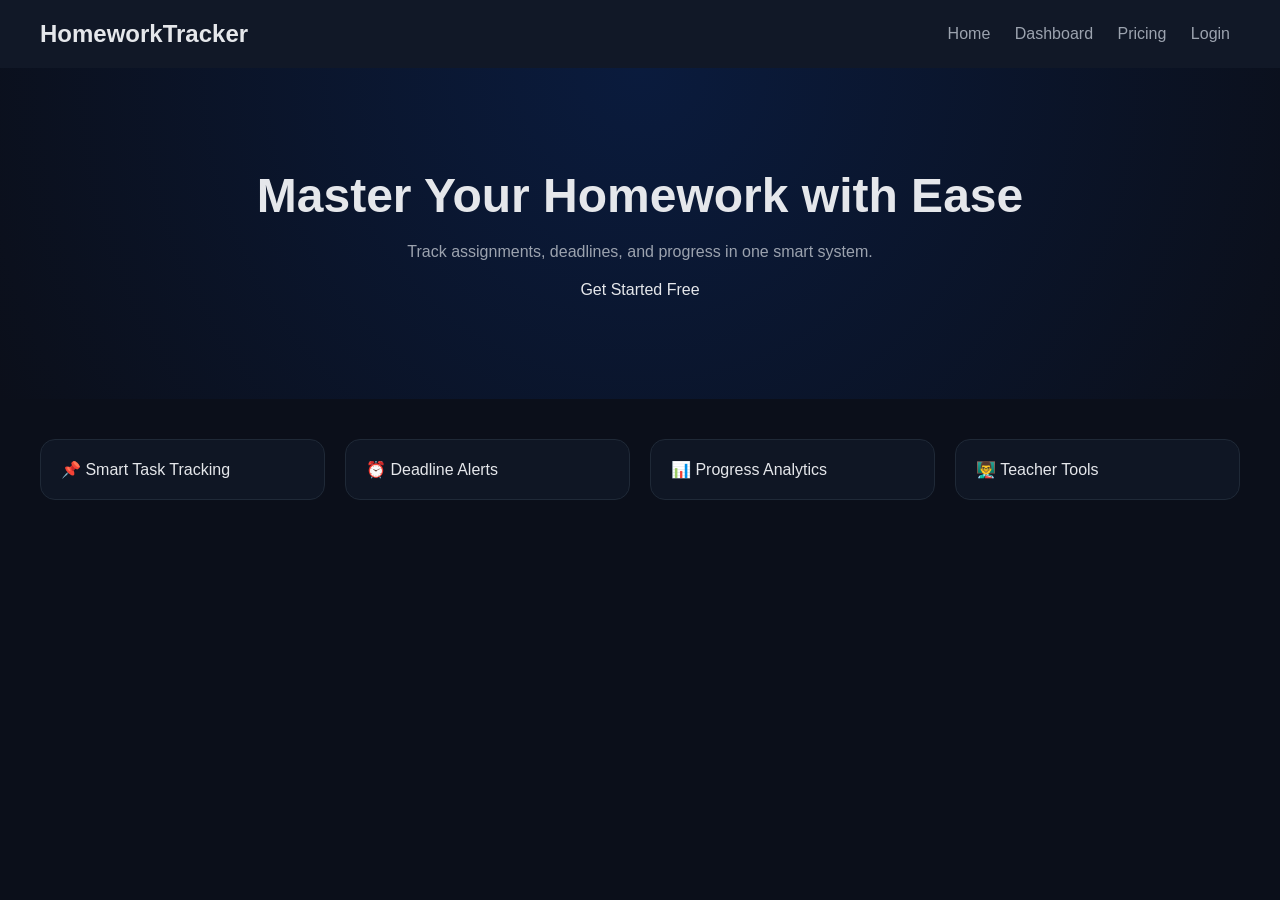
<file: index.html>
<!DOCTYPE html>
<html>
<head>
  <title>Homework Tracker Pro</title>
  <link rel="stylesheet" href="style.css">
</head>
<body>

<div class="navbar">
  <h2>HomeworkTracker</h2>
  <div>
    <a href="index.html">Home</a>
    <a href="dashboard.html">Dashboard</a>
    <a href="pricing.html">Pricing</a>
    <a href="login.html">Login</a>
  </div>
</div>

<div class="hero">
  <h1>Master Your Homework with Ease</h1>
  <p>Track assignments, deadlines, and progress in one smart system.</p
  <button class="btn">Get Started Free</button>
</div>

<div class="grid">
  <div class="card">📌 Smart Task Tracking</div>
  <div class="card">⏰ Deadline Alerts</div>
  <div class="card">📊 Progress Analytics</div>
  <div class="card">👨‍🏫 Teacher Tools</div>
</div>

</body>
</html>
</file>
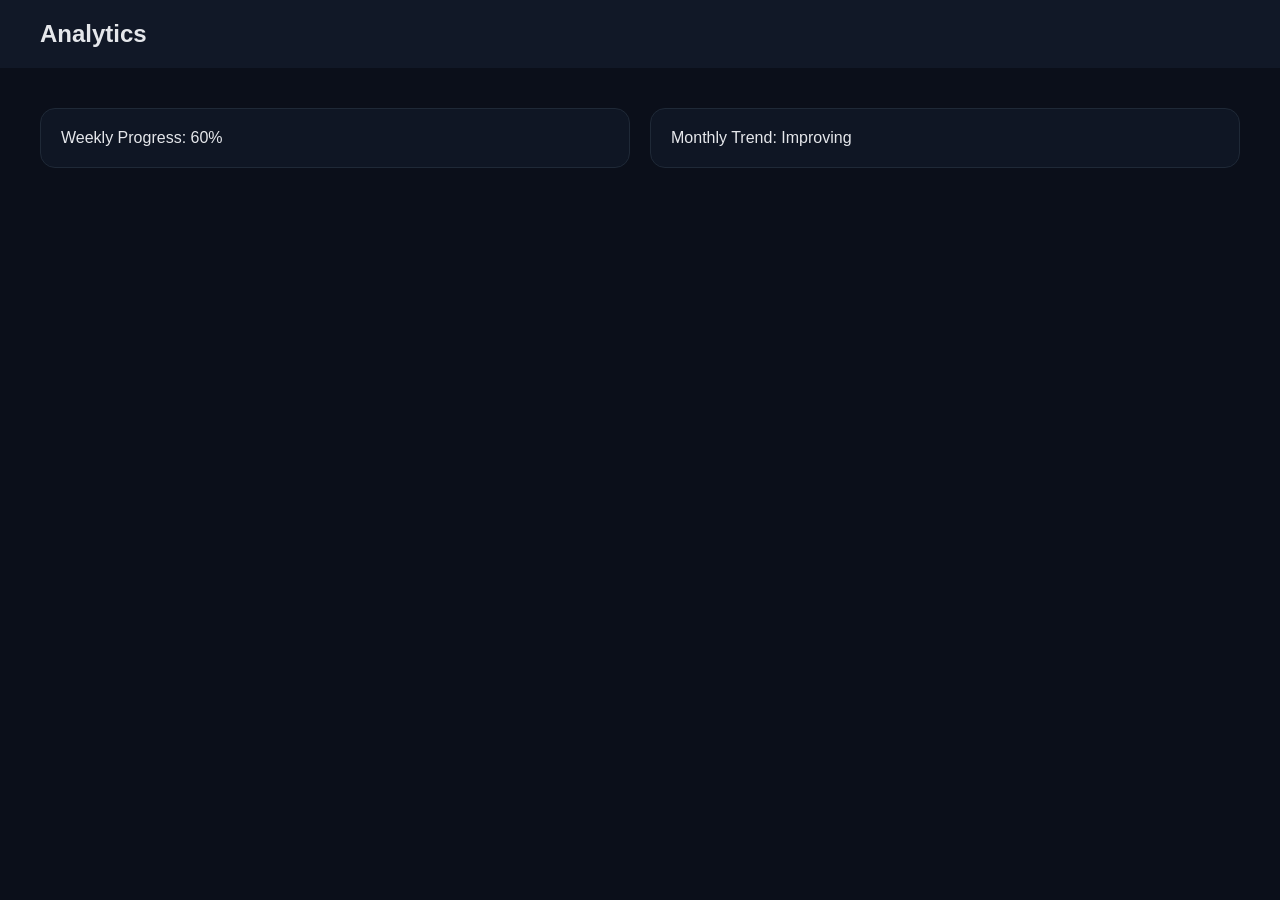
<file: analitycs.html>
<!DOCTYPE html>
<html>
<head>
  <title>Analytics</title>
  <link rel="stylesheet" href="style.css">
</head>
<body>

<div class="navbar"><h2>Analytics</h2></div>

<div class="grid">
  <div class="card">Weekly Progress: 60%</div>
  <div class="card">Monthly Trend: Improving</div>
</div>

</body>
</html>
</file>
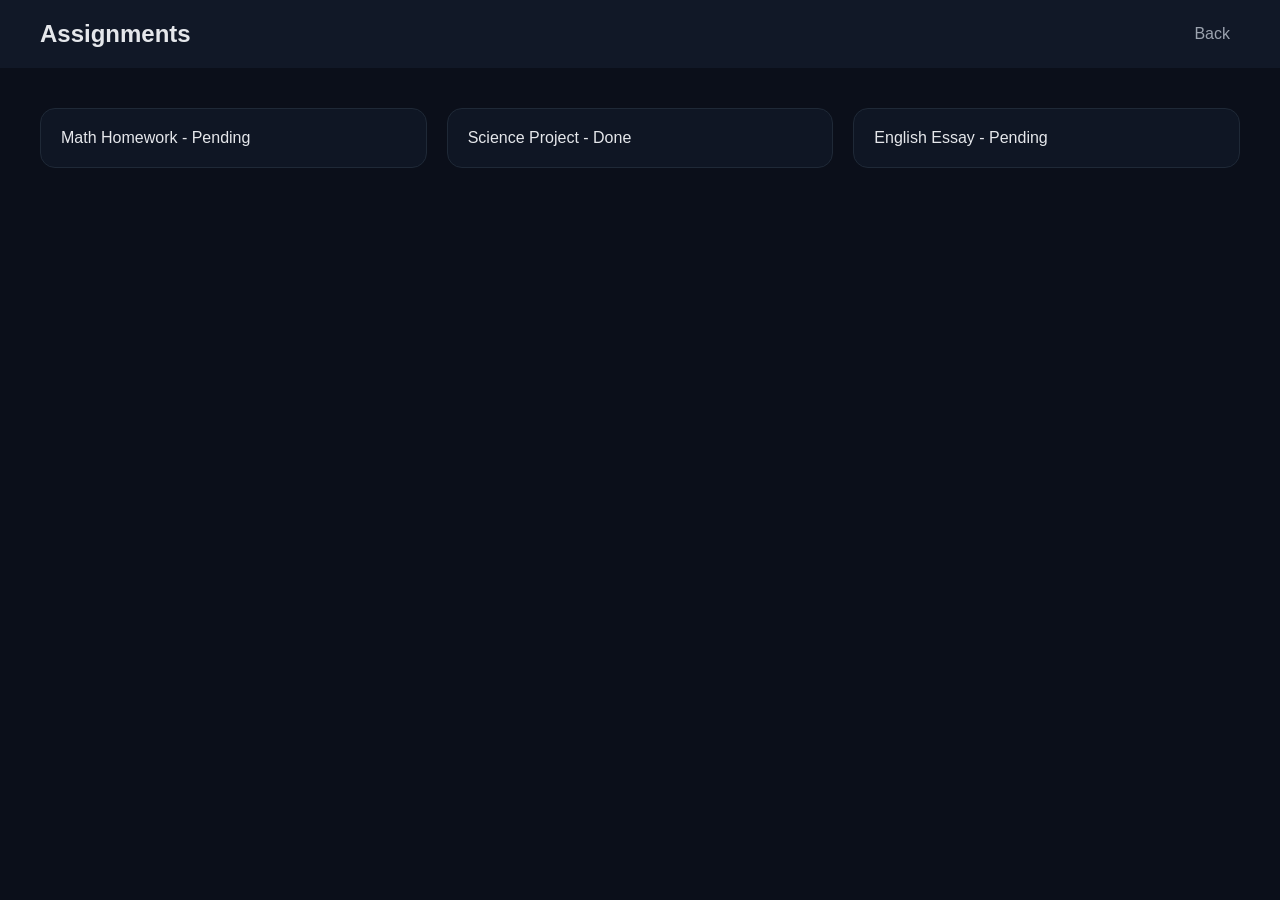
<file: assighment.html>
<!DOCTYPE html>
<html>
<head>
  <title>Assignments</title>
  <link rel="stylesheet" href="style.css">
</head>
<body>

<div class="navbar">
  <h2>Assignments</h2>
  <a href="dashboard.html">Back</a>
</div>

<div class="grid">

  <div class="card">Math Homework - Pending</div>
  <div class="card">Science Project - Done</div>
  <div class="card">English Essay - Pending</div>

</div>

</body>
</html>
</file>
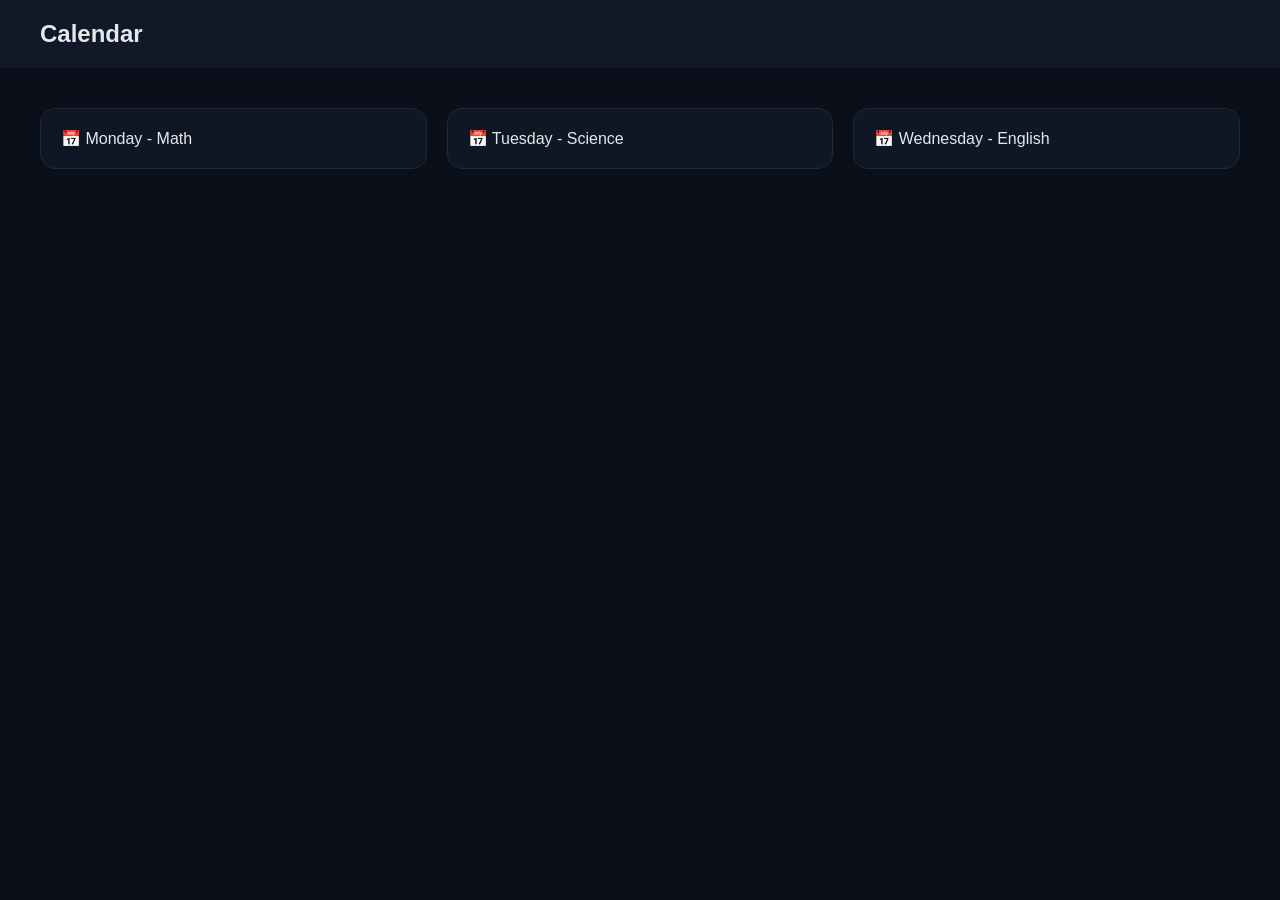
<file: celander.html>
<!DOCTYPE html>
<html>
<head>
  <title>Calendar</title>
  <link rel="stylesheet" href="style.css">
</head>
<body>

<div class="navbar">
  <h2>Calendar</h2>
</div>

<div class="grid">
  <div class="card">📅 Monday - Math</div>
  <div class="card">📅 Tuesday - Science</div>
  <div class="card">📅 Wednesday - English</div>
</div>

</body>
</html>
</file>
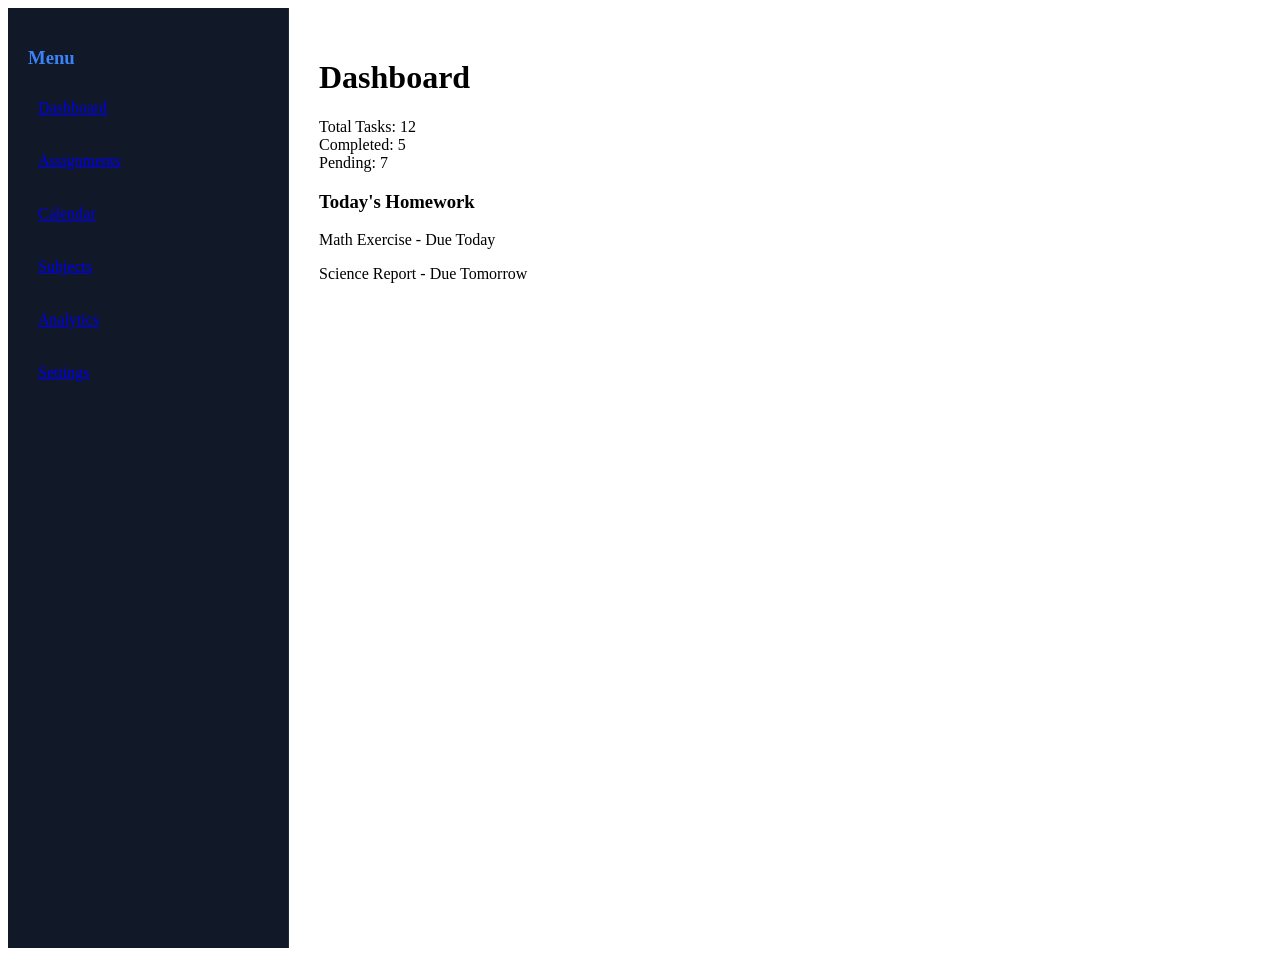
<file: dashboard.html>
<!DOCTYPE html>
<html>
<head>
  <title>Dashboard</title>
  <link rel="stylesheet" href="dashboard.css">
</head>
<body>

<div class="dashboard">

  <div class="sidebar">
    <h3>Menu</h3>
    <a href="dashboard.html">Dashboard</a>
    <a href="assignments.html">Assignments</a>
    <a href="calendar.html">Calendar</a>
    <a href="subjects.html">Subjects</a>
    <a href="analytics.html">Analytics</a>
    <a href="settings.html">Settings</a>
  </div>

  <div class="main">
    <h1>Dashboard</h1>

    <div class="grid">
      <div class="card">Total Tasks: 12</div>
      <div class="card">Completed: 5</div>
      <div class="card">Pending: 7</div>
    </div>

    <div class="card">
      <h3>Today's Homework</h3>
      <p>Math Exercise - Due Today</p>
      <p>Science Report - Due Tomorrow</p>
    </div>

  </div>

</div>

</body>
</html>
</file>
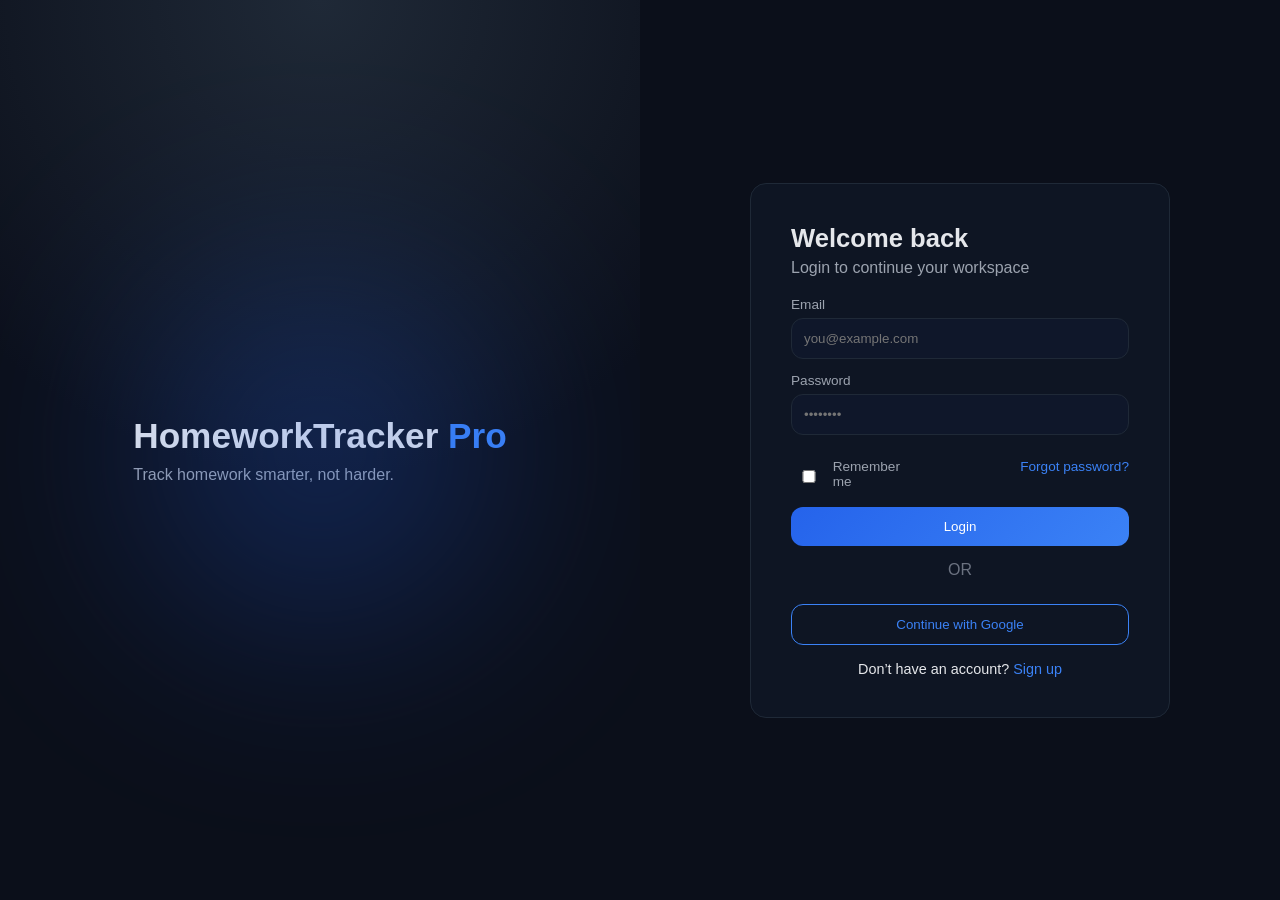
<file: login.html>
<!DOCTYPE html>
<html lang="en">
<head>
  <meta charset="UTF-8" />
  <meta name="viewport" content="width=device-width, initial-scale=1.0"/>
  <title>Login | Homework Tracker Pro</title>
  <link rel="stylesheet" href="login.css"/>
</head>
<body>

<div class="auth-container">

  <!-- LEFT PANEL -->
  <div class="auth-left">
    <div class="brand">
      <h1>HomeworkTracker <span>Pro</span></h1>
      <p>Track homework smarter, not harder.</p>
    </div>
    <div class="glow-orb"></div>
  </div>

  <!-- RIGHT PANEL -->
  <div class="auth-right">
    <div class="auth-card">

      <h2>Welcome back</h2>
      <p class="muted">Login to continue your workspace</p>

      <form>
        <label>Email</label>
        <input type="email" placeholder="you@example.com" required />

        <label>Password</label>
        <div class="password-box">
          <input type="password" placeholder="••••••••" required />
        </div>

        <div class="row">
          <label class="checkbox">
            <input type="checkbox"/> Remember me
          </label>
          <a href="#" class="link">Forgot password?</a>
        </div>

        <button class="btn-primary">Login</button>

        <div class="divider">OR</div>

        <button class="btn-secondary">Continue with Google</button>

        <p class="switch">
          Don’t have an account?
          <a href="signup.html">Sign up</a>
        </p>
      </form>

    </div>
  </div>

</div>

</body>
</html>
</file>
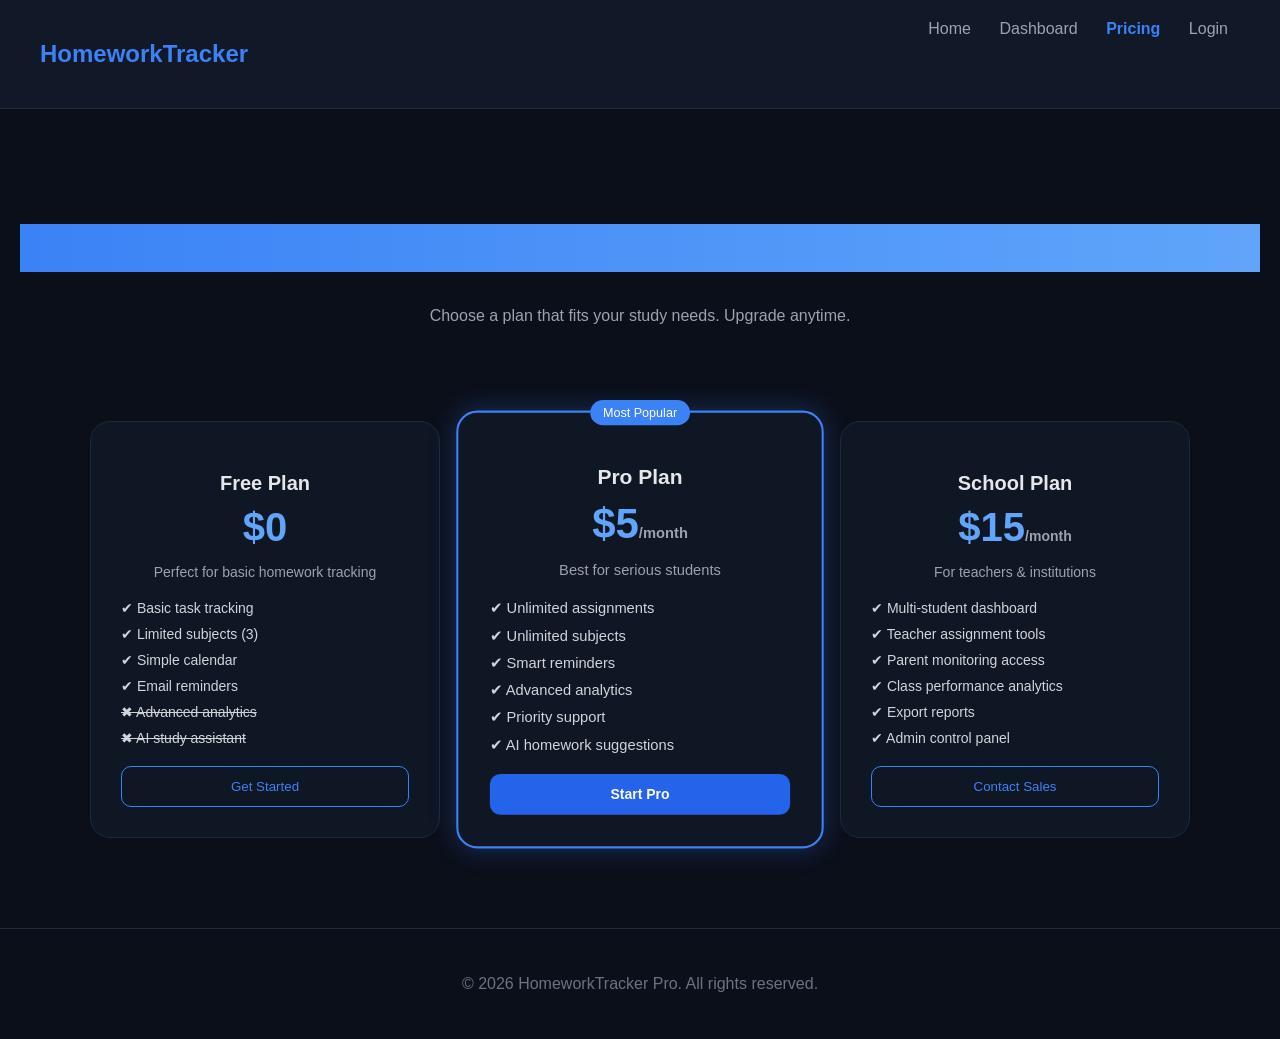
<file: pricing.html>
<!DOCTYPE html>
<html lang="en">
<head>
  <meta charset="UTF-8">
  <title>Pricing - Homework Tracker Pro</title>
  <link rel="stylesheet" href="pricing.css">
</head>
<body>

<!-- NAVBAR -->
<div class="navbar">
  <h2 class="logo">HomeworkTracker</h2>
  <div class="nav-links">
    <a href="index.html">Home</a>
    <a href="dashboard.html">Dashboard</a>
    <a href="pricing.html" class="active">Pricing</a>
    <a href="login.html">Login</a>
  </div>
</div>

<!-- HERO -->
<section class="pricing-hero">
  <h1>Simple Pricing for Everyone</h1>
  <p>Choose a plan that fits your study needs. Upgrade anytime.</p>
</section>

<!-- PRICING CONTAINER -->
<section class="pricing-container">

  <!-- FREE -->
  <div class="price-card">
    <h3>Free Plan</h3>
    <h1>$0</h1>
    <p class="subtitle">Perfect for basic homework tracking</p>

    <ul>
      <li>✔ Basic task tracking</li>
      <li>✔ Limited subjects (3)</li>
      <li>✔ Simple calendar</li>
      <li>✔ Email reminders</li>
      <li class="disabled">✖ Advanced analytics</li>
      <li class="disabled">✖ AI study assistant</li>
    </ul>

    <button class="btn-outline">Get Started</button>
  </div>

  <!-- PRO (FEATURED) -->
  <div class="price-card featured">
    <div class="badge">Most Popular</div>

    <h3>Pro Plan</h3>
    <h1>$5<span>/month</span></h1>
    <p class="subtitle">Best for serious students</p>

    <ul>
      <li>✔ Unlimited assignments</li>
      <li>✔ Unlimited subjects</li>
      <li>✔ Smart reminders</li>
      <li>✔ Advanced analytics</li>
      <li>✔ Priority support</li>
      <li>✔ AI homework suggestions</li>
    </ul>

    <button class="btn-primary">Start Pro</button>
  </div>

  <!-- SCHOOL -->
  <div class="price-card">
    <h3>School Plan</h3>
    <h1>$15<span>/month</span></h1>
    <p class="subtitle">For teachers & institutions</p>

    <ul>
      <li>✔ Multi-student dashboard</li>
      <li>✔ Teacher assignment tools</li>
      <li>✔ Parent monitoring access</li>
      <li>✔ Class performance analytics</li>
      <li>✔ Export reports</li>
      <li>✔ Admin control panel</li>
    </ul>

    <button class="btn-outline">Contact Sales</button>
  </div>

</section>

<!-- FOOTER -->
<footer>
  <p>© 2026 HomeworkTracker Pro. All rights reserved.</p>
</footer>

</body>
</html>
</file>
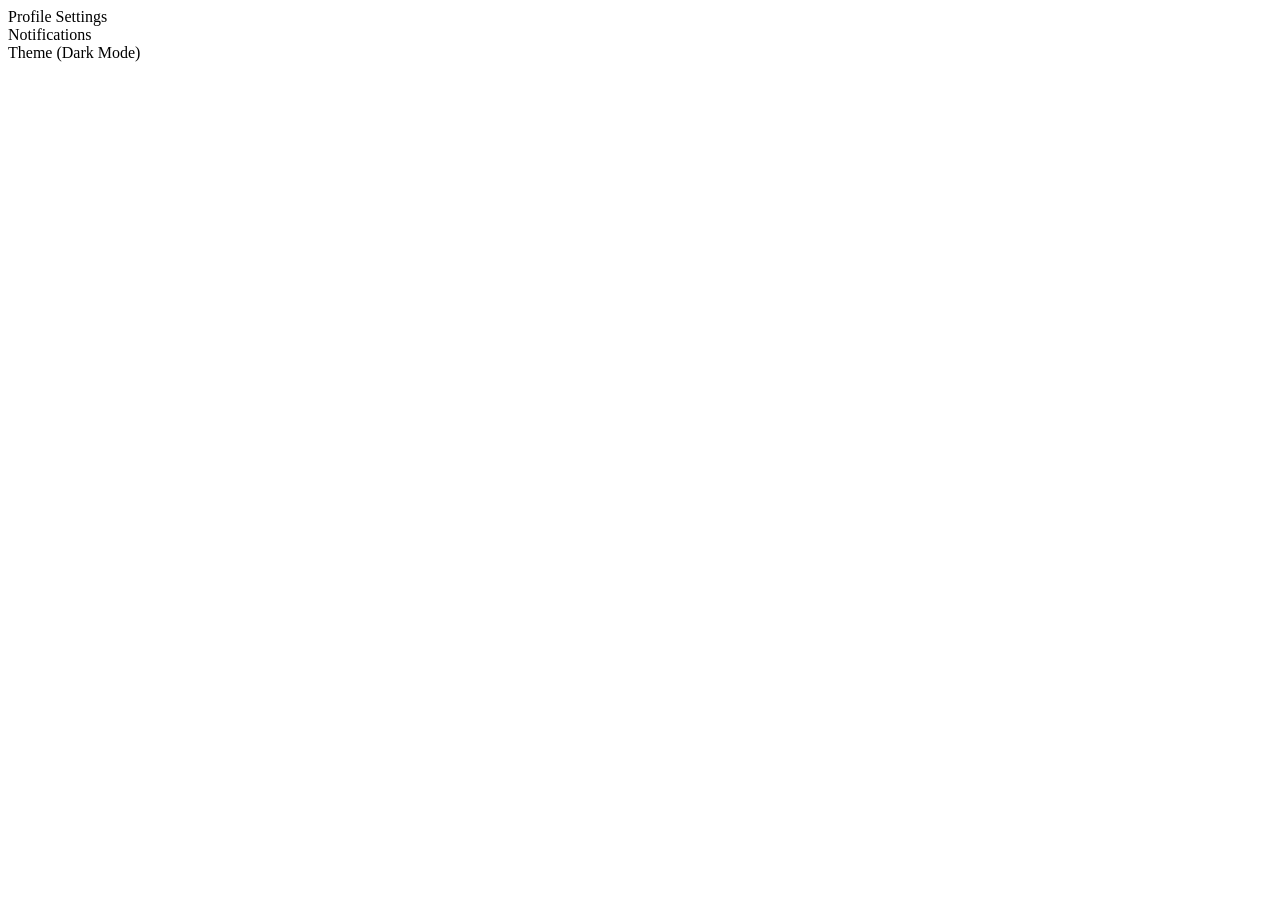
<file: settings.html>
<!DOCTYPE html>
<html>
<head>
  <title>Settings</title>
  <link rel="stylesheet" href="settings.css">
</head>
<body>

<div class="grid">
  <div class="card">Profile Settings</div>
  <div class="card">Notifications</div>
  <div class="card">Theme (Dark Mode)</div>
</div>

</body>
</html>
</file>
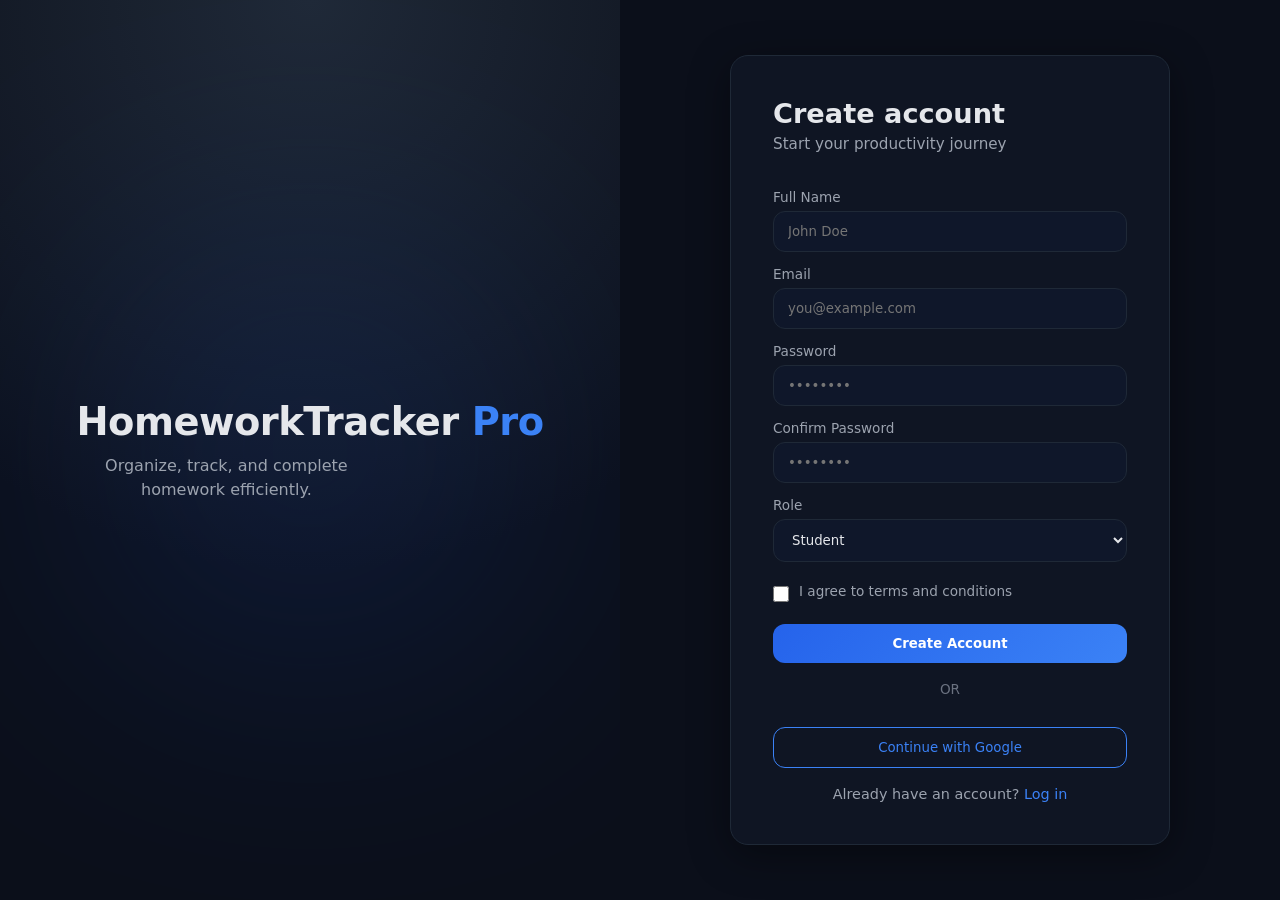
<file: signup.html>
<!DOCTYPE html>
<html lang="en">
<head>
  <meta charset="UTF-8" />
  <meta name="viewport" content="width=device-width, initial-scale=1.0"/>
  <title>Sign Up | Homework Tracker Pro</title>
  <link rel="stylesheet" href="signup.css"/>
</head>
<body>

<div class="auth-container">

  <!-- LEFT PANEL -->
  <div class="auth-left">
    <div class="brand">
      <h1>HomeworkTracker <span>Pro</span></h1>
      <p>Organize, track, and complete homework efficiently.</p>
    </div>
    <div class="glow-orb"></div>
  </div>

  <!-- RIGHT PANEL -->
  <div class="auth-right">
    <div class="auth-card">

      <h2>Create account</h2>
      <p class="muted">Start your productivity journey</p>

      <form>
        <label>Full Name</label>
        <input type="text" placeholder="John Doe" required />

        <label>Email</label>
        <input type="email" placeholder="you@example.com" required />

        <label>Password</label>
        <input type="password" placeholder="••••••••" required />

        <label>Confirm Password</label>
        <input type="password" placeholder="••••••••" required />

        <label>Role</label>
        <select>
          <option>Student</option>
          <option>Teacher</option>
          <option>Parent</option>
        </select>

        <label class="checkbox">
          <input type="checkbox" required/>
          I agree to terms and conditions
        </label>

        <button class="btn-primary">Create Account</button>

        <div class="divider">OR</div>

        <button class="btn-secondary">Continue with Google</button>

        <p class="switch">
          Already have an account?
          <a href="login.html">Log in</a>
        </p>
      </form>

    </div>
  </div>

</div>

</body>
</html>
</file>
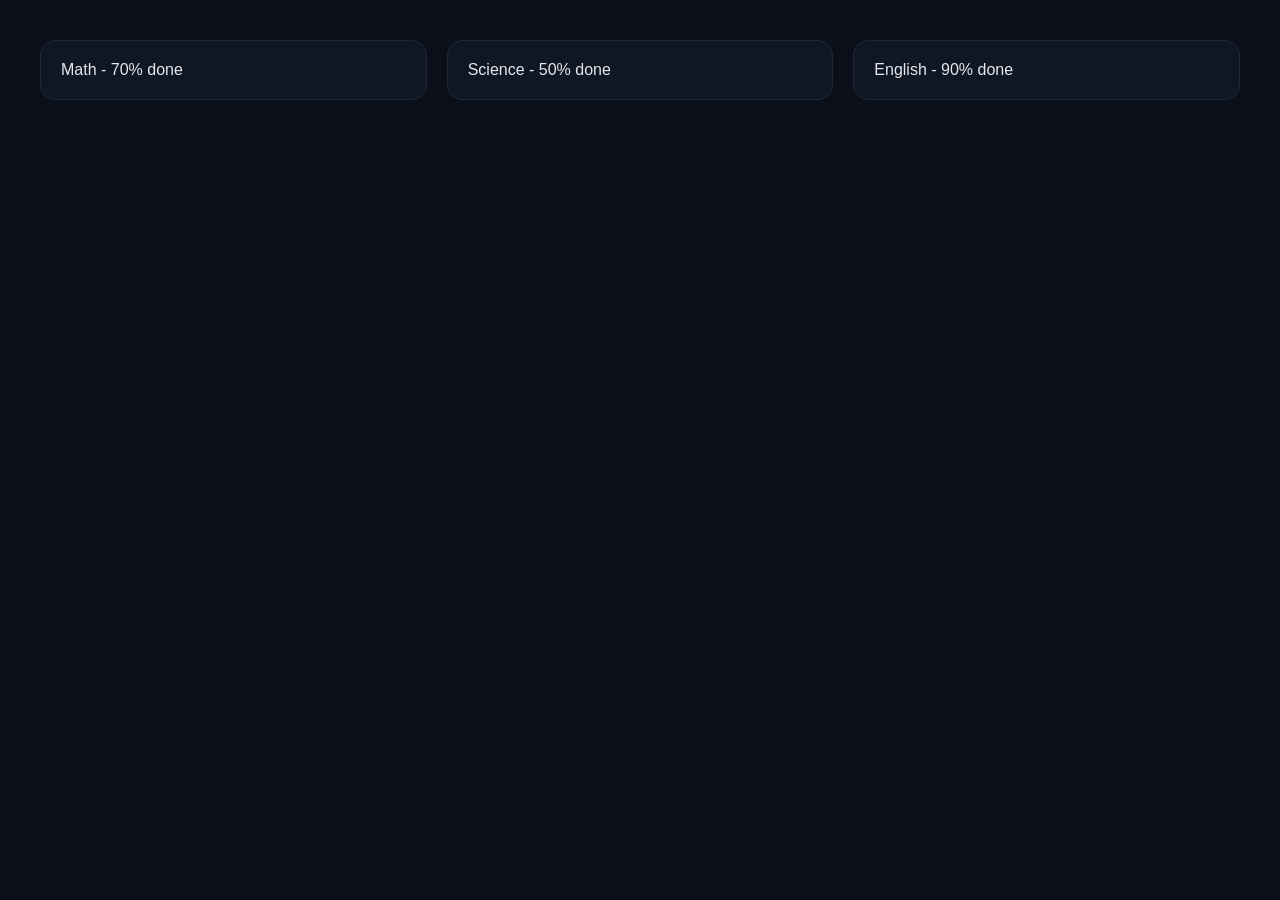
<file: subjects.html>
<!DOCTYPE html>
<html>
<head>
  <title>Subjects</title>
  <link rel="stylesheet" href="style.css">
</head>
<body>

<div class="grid">
  <div class="card">Math - 70% done</div>
  <div class="card">Science - 50% done</div>
  <div class="card">English - 90% done</div>
</div>

</body>
</html>
</file>
<file: style.css>
* {
  margin: 0;
  padding: 0;
  box-sizing: border-box;
  font-family: "Inter", sans-serif;
}

body {
  background: #0b0f1a;
  color: #e5e7eb;
}

/* NAVBAR */
.navbar {
  display: flex;
  justify-content: space-between;
  align-items: center;
  padding: 20px 40px;
  background: #111827;
  position: sticky;
  top: 0;
}

.navbar a {
  color: #9ca3af;
  margin: 0 10px;
  text-decoration: none;
  transition: 0.3s;
}

.navbar a:hover {
  color: #3b82f6;
}

/* BUTTONS */
.btn {
  padding: 10px 18px;
  background: #2563eb;
  border: none;
  color: white;
  border-radius: 10px;
  cursor: pointer;
  transition: 0.3s;
}

.btn:hover {
  background: #3b82f6;
  box-shadow: 0 0 15px #2563eb;
}

/* HERO */
.hero {
  text-align: center;
  padding: 100px 20px;
  background: radial-gradient(circle at top, #0a1b3d, #0b0f1a);
}

.hero h1 {
  font-size: 48px;
}

.hero p {
  margin: 20px 0;
  color: #9ca3af;
}

/* CARDS */
.grid {
  display: grid;
  grid-template-columns: repeat(auto-fit, minmax(250px, 1fr));
  gap: 20px;
  padding: 40px;
}

.card {
  background: rgba(17, 24, 39, 0.8);
  padding: 20px;
  border-radius: 15px;
  border: 1px solid #1f2937;
  transition: 0.3s;
}

.card:hover {
  border-color: #3b82f6;
  box-shadow: 0 0 20px #1d4ed8;
}

/* DASHBOARD */
.dashboard {
  display: flex;
}

.sidebar {
  width: 220px;
  background: #111827;
  min-height: 100vh;
  padding: 20px;
}

.sidebar a {
  display: block;
  margin: 15px 0;
  color: #9ca3af;
  text-decoration: none;
}

.main {
  flex: 1;
  padding: 20px;
}

/* FORMS */
input {
  width: 100%;
  padding: 10px;
  margin: 10px 0;
  background: #0b0f1a;
  border: 1px solid #1f2937;
  color: white;
  border-radius: 8px;
}
</file>
<file: dashboard.css>
.dashboard {
  display: flex;
}

/* SIDEBAR */
.sidebar {
  width: 240px;
  background: #111827;
  min-height: 100vh;
  padding: 20px;
  border-right: 1px solid #1f2937;
}

.sidebar h3 {
  margin-bottom: 20px;
  color: #3b82f6;
}

.sidebar a {
  display: block;
  margin: 15px 0;
  padding: 10px;
  border-radius: 8px;
}

.sidebar a:hover {
  background: #1f2937;
}

/* MAIN AREA */
.main {
  flex: 1;
  padding: 30px;
}

/* DASHBOARD STATS */
.stats {
  display: grid;
  grid-template-columns: repeat(3, 1fr);
  gap: 20px;
}

.stats .card {
  text-align: center;
  font-size: 18px;
}

/* TODAY TASKS */
.task-box {
  margin-top: 30px;
}
</file>
<file: login.css>
/* =========================
   LOGIN PAGE (MATCHES SIGNUP EXACTLY)
   Homework Tracker Pro
========================= */

/* Import shared design tokens approach (must match signup) */
:root {
  --bg: #0B0F1A;
  --panel: #111827;
  --panel-2: #0F172A;

  --blue: #2563EB;
  --blue-light: #3B82F6;

  --text: #E5E7EB;
  --muted: #9CA3AF;

  --border: #1F2937;
}

/* =========================
   BASE RESET (IDENTICAL)
========================= */

* {
  margin: 0;
  padding: 0;
  box-sizing: border-box;
  font-family: "Inter", sans-serif;
}

body {
  background: var(--bg);
  color: var(--text);
  height: 100vh;
}

/* =========================
   SHARED AUTH LAYOUT
========================= */

.auth-container {
  display: flex;
  min-height: 100vh;
}

/* LEFT BRAND PANEL (same as signup) */
.auth-left {
  flex: 1;
  background: radial-gradient(circle at top,
    #1F2937,
    #0B0F1A,
    #0B0F1A
  );
  display: flex;
  align-items: center;
  justify-content: center;
  position: relative;
  overflow: hidden;
}

/* RIGHT PANEL */
.auth-right {
  flex: 1;
  display: flex;
  align-items: center;
  justify-content: center;
  background: var(--bg);
}

/* =========================
   AUTH CARD (IDENTICAL TO SIGNUP)
========================= */

.auth-card {
  width: 100%;
  max-width: 420px;
  background: rgba(17, 24, 39, 0.75);
  border: 1px solid var(--border);
  border-radius: 16px;
  padding: 40px;
  backdrop-filter: blur(14px);
  animation: fadeIn 0.6s ease;
}

/* =========================
   BRAND SECTION
========================= */

.brand h1 {
  font-size: 2.2rem;
}

.brand span {
  color: var(--blue-light);
}

.brand p {
  color: var(--muted);
  margin-top: 10px;
}

/* glow orb (same as signup) */
.glow-orb {
  position: absolute;
  width: 320px;
  height: 320px;
  background: var(--blue);
  filter: blur(120px);
  opacity: 0.35;
  border-radius: 50%;
}

/* =========================
   HEADINGS (SAME STYLE)
========================= */

.auth-card h2 {
  font-size: 1.6rem;
  margin-bottom: 6px;
}

.muted {
  color: var(--muted);
  margin-bottom: 20px;
}

/* =========================
   INPUTS (IDENTICAL)
========================= */

label {
  font-size: 0.85rem;
  margin-top: 14px;
  display: block;
  color: var(--muted);
}

input {
  width: 100%;
  padding: 12px;
  margin-top: 6px;
  background: var(--panel-2);
  border: 1px solid var(--border);
  border-radius: 12px;
  color: var(--text);
  outline: none;
  transition: 0.25s ease;
}

input:focus {
  border-color: var(--blue-light);
  box-shadow: 0 0 0 3px rgba(59,130,246,0.25);
}

/* =========================
   BUTTONS (SAME AS SIGNUP)
========================= */

.btn-primary {
  width: 100%;
  padding: 12px;
  margin-top: 18px;
  background: linear-gradient(135deg, var(--blue), var(--blue-light));
  border: none;
  border-radius: 12px;
  color: white;
  cursor: pointer;
  transition: 0.25s ease;
}

.btn-primary:hover {
  transform: translateY(-2px);
  box-shadow: 0 0 18px rgba(59,130,246,0.4);
}

.btn-secondary {
  width: 100%;
  padding: 12px;
  margin-top: 10px;
  background: transparent;
  border: 1px solid var(--blue-light);
  border-radius: 12px;
  color: var(--blue-light);
  cursor: pointer;
  transition: 0.25s ease;
}

.btn-secondary:hover {
  background: var(--blue-light);
  color: white;
}

/* =========================
   LOGIN ONLY UX (MINIMAL DIFFERENCE)
========================= */

/* row layout for remember + forgot */
.row {
  display: flex;
  justify-content: space-between;
  align-items: center;
  margin-top: 10px;
}

.checkbox {
  display: flex;
  align-items: center;
  gap: 6px;
  font-size: 0.85rem;
  color: var(--muted);
}

.link {
  color: var(--blue-light);
  text-decoration: none;
  font-size: 0.85rem;
}

.link:hover {
  text-decoration: underline;
}

/* divider */
.divider {
  text-align: center;
  margin: 15px 0;
  color: #6B7280;
}

/* switch text */
.switch {
  text-align: center;
  margin-top: 16px;
  font-size: 0.9rem;
}

.switch a {
  color: var(--blue-light);
  text-decoration: none;
}

/* =========================
   ANIMATIONS (MATCH SIGNUP)
========================= */

@keyframes fadeIn {
  from {
    opacity: 0;
    transform: translateY(12px);
  }
  to {
    opacity: 1;
    transform: translateY(0);
  }
}

/* =========================
   RESPONSIVE (IDENTICAL)
========================= */

@media (max-width: 900px) {
  .auth-container {
    flex-direction: column;
  }

  .auth-left {
    min-height: 220px;
  }

  .auth-card {
    margin: 20px;
  }
}
</file>
<file: pricing.css>
/* GLOBAL */
body {
  margin: 0;
  font-family: "Inter", sans-serif;
  background: #0b0f1a;
  color: #e5e7eb;
}

/* NAVBAR */
.navbar {
  display: flex;
  justify-content: space-between;
  padding: 20px 40px;
  background: #111827;
  border-bottom: 1px solid #1f2937;
}

.logo {
  color: #3b82f6;
}

.nav-links a {
  margin: 0 12px;
  text-decoration: none;
  color: #9ca3af;
}

.nav-links a:hover {
  color: #3b82f6;
}

.nav-links .active {
  color: #3b82f6;
  font-weight: bold;
}

/* HERO */
.pricing-hero {
  text-align: center;
  padding: 80px 20px 40px;
}

.pricing-hero h1 {
  font-size: 42px;
  background: linear-gradient(90deg, #3b82f6, #60a5fa);

  -webkit-text-fill-color: transparent;
}

.pricing-hero p {
  color: #9ca3af;
  margin-top: 10px;
}

/* PRICING CONTAINER */
.pricing-container {
  display: grid;
  grid-template-columns: repeat(auto-fit, minmax(280px, 1fr));
  gap: 25px;
  padding: 40px;
  max-width: 1100px;
  margin: auto;
}

/* PRICE CARD */
.price-card {
  background: rgba(17, 24, 39, 0.8);
  border: 1px solid #1f2937;
  border-radius: 20px;
  padding: 30px;
  text-align: center;
  transition: 0.3s;
  position: relative;
}

.price-card:hover {
  transform: translateY(-8px);
  border-color: #3b82f6;
  box-shadow: 0 0 25px rgba(59, 130, 246, 0.4);
}

/* FEATURED CARD */
.featured {
  border: 2px solid #3b82f6;
  box-shadow: 0 0 25px rgba(59, 130, 246, 0.3);
  transform: scale(1.05);
}

/* BADGE */
.badge {
  position: absolute;
  top: -12px;
  left: 50%;
  transform: translateX(-50%);
  background: #3b82f6;
  padding: 5px 12px;
  border-radius: 20px;
  font-size: 12px;
  color: white;
}

/* PRICE TEXT */
.price-card h3 {
  font-size: 20px;
  margin-bottom: 10px;
}

.price-card h1 {
  font-size: 40px;
  margin: 10px 0;
  color: #60a5fa;
}

.price-card h1 span {
  font-size: 14px;
  color: #9ca3af;
}

/* SUBTITLE */
.subtitle {
  color: #9ca3af;
  font-size: 14px;
  margin-bottom: 20px;
}

/* LIST */
.price-card ul {
  list-style: none;
  padding: 0;
  text-align: left;
  margin: 20px 0;
}

.price-card ul li {
  margin: 10px 0;
  font-size: 14px;
  color: #d1d5db;
}

.disabled {
  color: #6b7280;
  text-decoration: line-through;
}

/* BUTTONS */
.btn-primary {
  width: 100%;
  padding: 12px;
  background: #2563eb;
  border: none;
  color: white;
  border-radius: 10px;
  cursor: pointer;
  font-weight: bold;
}

.btn-primary:hover {
  background: #3b82f6;
  box-shadow: 0 0 15px #2563eb;
}

.btn-outline {
  width: 100%;
  padding: 12px;
  background: transparent;
  border: 1px solid #3b82f6;
  color: #3b82f6;
  border-radius: 10px;
  cursor: pointer;
}

.btn-outline:hover {
  background: #3b82f6;
  color: white;
}

/* FOOTER */
footer {
  text-align: center;
  padding: 30px;
  color: #6b7280;
  border-top: 1px solid #1f2937;
  margin-top: 50px;
}
</file>
<file: settings.css>
.settings-box {
  max-width: 600px;
  margin: auto;
}

.setting-item {
  margin: 20px 0;
  padding: 15px;
  background: rgba(17, 24, 39, 0.85);
  border-radius: 12px;
  border: 1px solid #1f2937;
}
</file>
<file: signup.css>
/* =========================
   HOMEWORK TRACKER PRO
   SIGNUP PAGE STYLES
========================= */

/* 🎨 DESIGN TOKENS */
:root {
  --bg: #0B0F1A;
  --panel: #111827;
  --panel-soft: #0F172A;

  --blue: #2563EB;
  --blue-light: #3B82F6;
  --blue-glow: rgba(59,130,246,0.35);

  --text: #E5E7EB;
  --muted: #9CA3AF;

  --border: #1F2937;
}

/* =========================
   RESET
========================= */

* {
  margin: 0;
  padding: 0;
  box-sizing: border-box;
  font-family: "Inter", system-ui, sans-serif;
}

body {
  background: var(--bg);
  color: var(--text);
  height: 100vh;
  overflow-x: hidden;
}

/* =========================
   MAIN LAYOUT
========================= */

.auth-container {
  display: flex;
  min-height: 100vh;
}

/* LEFT PANEL */
.auth-left {
  flex: 1;
  background: radial-gradient(circle at top,
    #1F2937,
    #0B0F1A 60%
  );
  display: flex;
  align-items: center;
  justify-content: center;
  position: relative;
  overflow: hidden;
}

/* RIGHT PANEL */
.auth-right {
  flex: 1;
  display: flex;
  align-items: center;
  justify-content: center;
  background: var(--bg);
  padding: 20px;
}

/* =========================
   BRAND SECTION
========================= */

.brand {
  text-align: center;
  z-index: 2;
  padding: 20px;
}

.brand h1 {
  font-size: 2.4rem;
  font-weight: 700;
  letter-spacing: -0.5px;
}

.brand span {
  color: var(--blue-light);
}

.brand p {
  margin-top: 10px;
  color: var(--muted);
  font-size: 1rem;
  max-width: 300px;
  line-height: 1.5;
}

/* GLOW BACKGROUND ORB */
.glow-orb {
  position: absolute;
  width: 350px;
  height: 350px;
  background: var(--blue);
  filter: blur(140px);
  opacity: 0.25;
  border-radius: 50%;
}

/* =========================
   AUTH CARD
========================= */

.auth-card {
  width: 100%;
  max-width: 440px;
  background: rgba(17, 24, 39, 0.78);
  border: 1px solid var(--border);
  border-radius: 18px;
  padding: 42px;
  backdrop-filter: blur(16px);
  box-shadow: 0 10px 40px rgba(0,0,0,0.4);
  animation: fadeUp 0.6s ease;
}

/* HEADINGS */
.auth-card h2 {
  font-size: 1.7rem;
  margin-bottom: 6px;
}

.muted {
  color: var(--muted);
  margin-bottom: 22px;
  font-size: 0.95rem;
}

/* =========================
   FORM ELEMENTS
========================= */

form {
  display: flex;
  flex-direction: column;
}

/* LABELS */
label {
  font-size: 0.85rem;
  color: var(--muted);
  margin-top: 14px;
}

/* INPUTS & SELECT */
input,
select {
  margin-top: 6px;
  padding: 12px 14px;
  background: var(--panel-soft);
  border: 1px solid var(--border);
  border-radius: 12px;
  color: var(--text);
  outline: none;
  transition: all 0.25s ease;
}

/* FOCUS STATE */
input:focus,
select:focus {
  border-color: var(--blue-light);
  box-shadow: 0 0 0 3px var(--blue-glow);
}

/* =========================
   CHECKBOX
========================= */

.checkbox {
  display: flex;
  align-items: center;
  gap: 10px;
  margin-top: 18px;
  font-size: 0.85rem;
  color: var(--muted);
}

.checkbox input {
  width: 16px;
  height: 16px;
  accent-color: var(--blue-light);
}

/* =========================
   BUTTONS
========================= */

.btn-primary {
  margin-top: 22px;
  padding: 12px;
  border: none;
  border-radius: 12px;
  background: linear-gradient(135deg, var(--blue), var(--blue-light));
  color: white;
  font-weight: 600;
  cursor: pointer;
  transition: all 0.25s ease;
}

.btn-primary:hover {
  transform: translateY(-2px);
  box-shadow: 0 10px 25px rgba(59,130,246,0.3);
}

/* SECONDARY BUTTON */
.btn-secondary {
  margin-top: 12px;
  padding: 12px;
  border-radius: 12px;
  background: transparent;
  border: 1px solid var(--blue-light);
  color: var(--blue-light);
  cursor: pointer;
  transition: all 0.25s ease;
}

.btn-secondary:hover {
  background: var(--blue-light);
  color: white;
  box-shadow: 0 10px 25px rgba(59,130,246,0.25);
}

/* =========================
   DIVIDER
========================= */

.divider {
  text-align: center;
  margin: 18px 0;
  color: #6B7280;
  font-size: 0.85rem;
}

/* =========================
   SWITCH LINK
========================= */

.switch {
  text-align: center;
  margin-top: 18px;
  font-size: 0.9rem;
  color: var(--muted);
}

.switch a {
  color: var(--blue-light);
  text-decoration: none;
  font-weight: 500;
}

.switch a:hover {
  text-decoration: underline;
}

/* =========================
   ANIMATION
========================= */

@keyframes fadeUp {
  from {
    opacity: 0;
    transform: translateY(18px);
  }
  to {
    opacity: 1;
    transform: translateY(0);
  }
}

/* =========================
   RESPONSIVE DESIGN
========================= */

@media (max-width: 900px) {
  .auth-container {
    flex-direction: column;
  }

  .auth-left {
    min-height: 240px;
    text-align: center;
  }

  .auth-card {
    margin: 20px;
    padding: 30px;
  }
}
</file>
